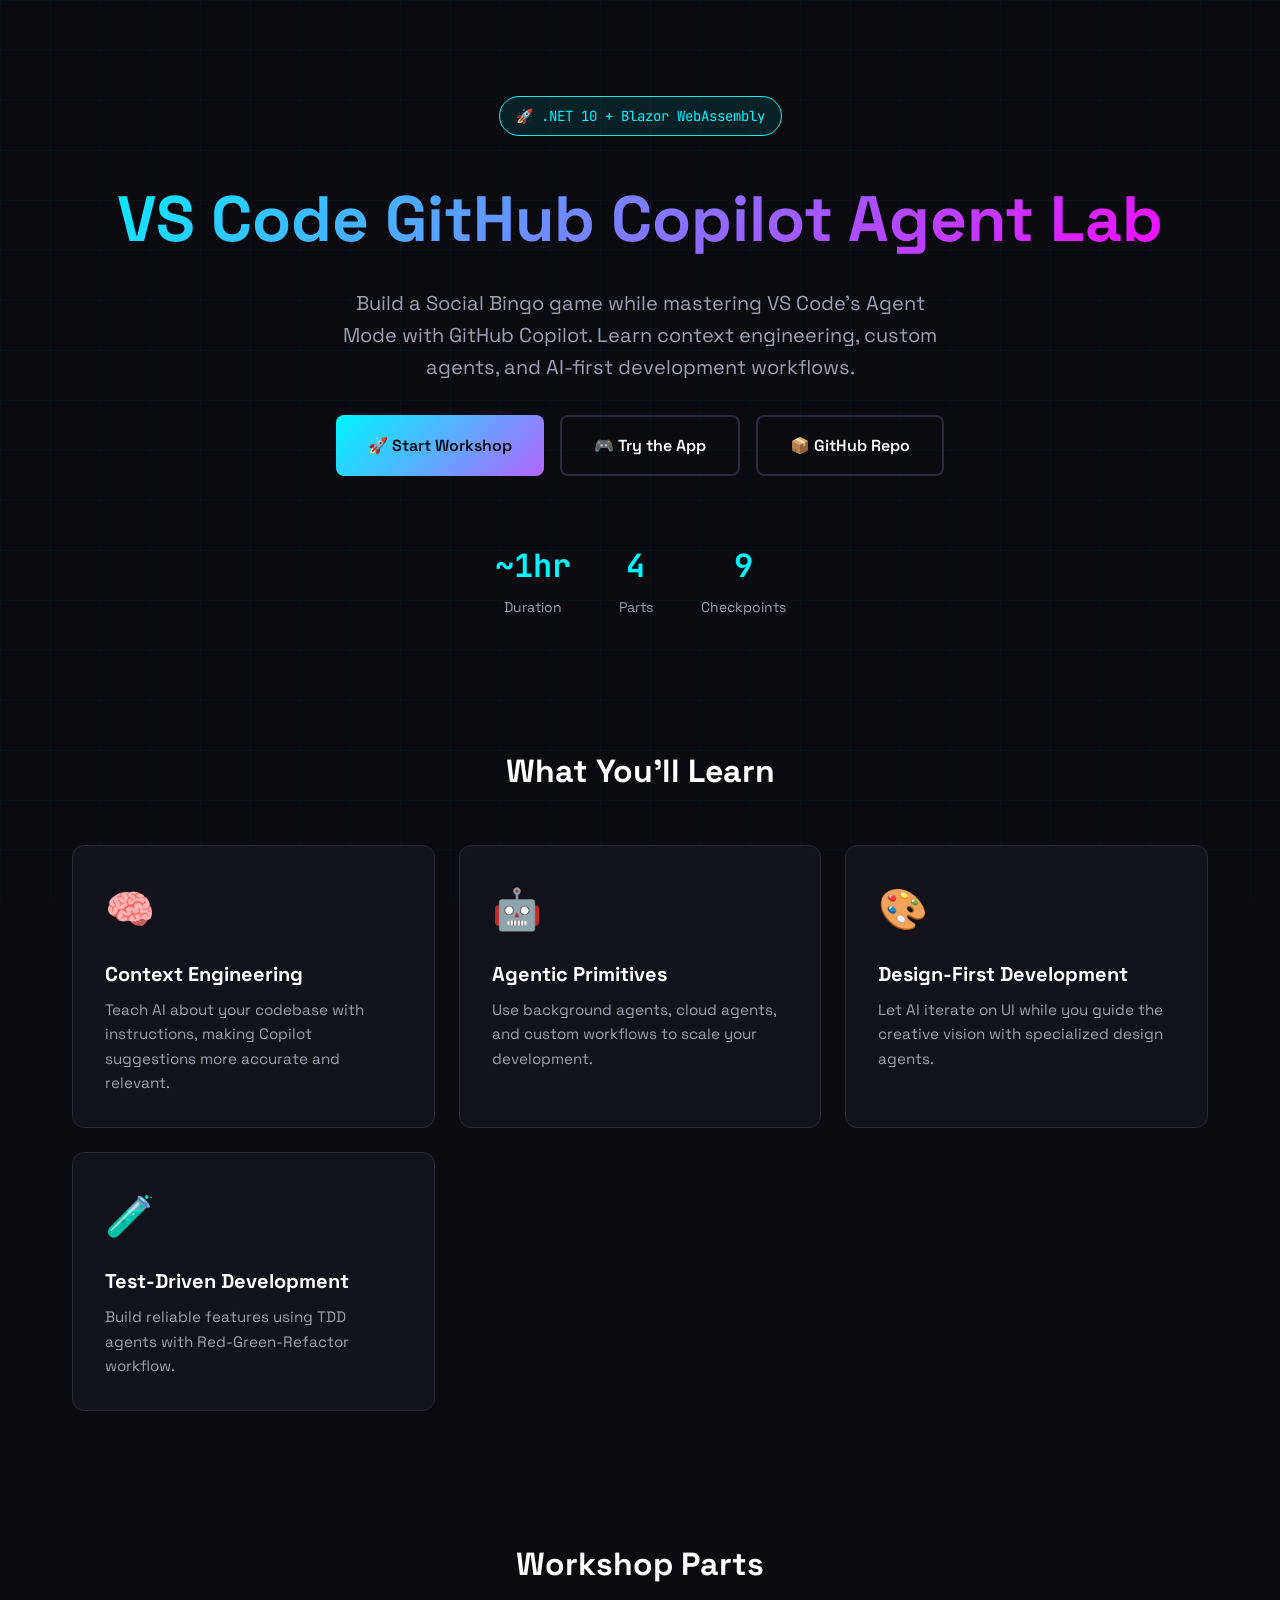
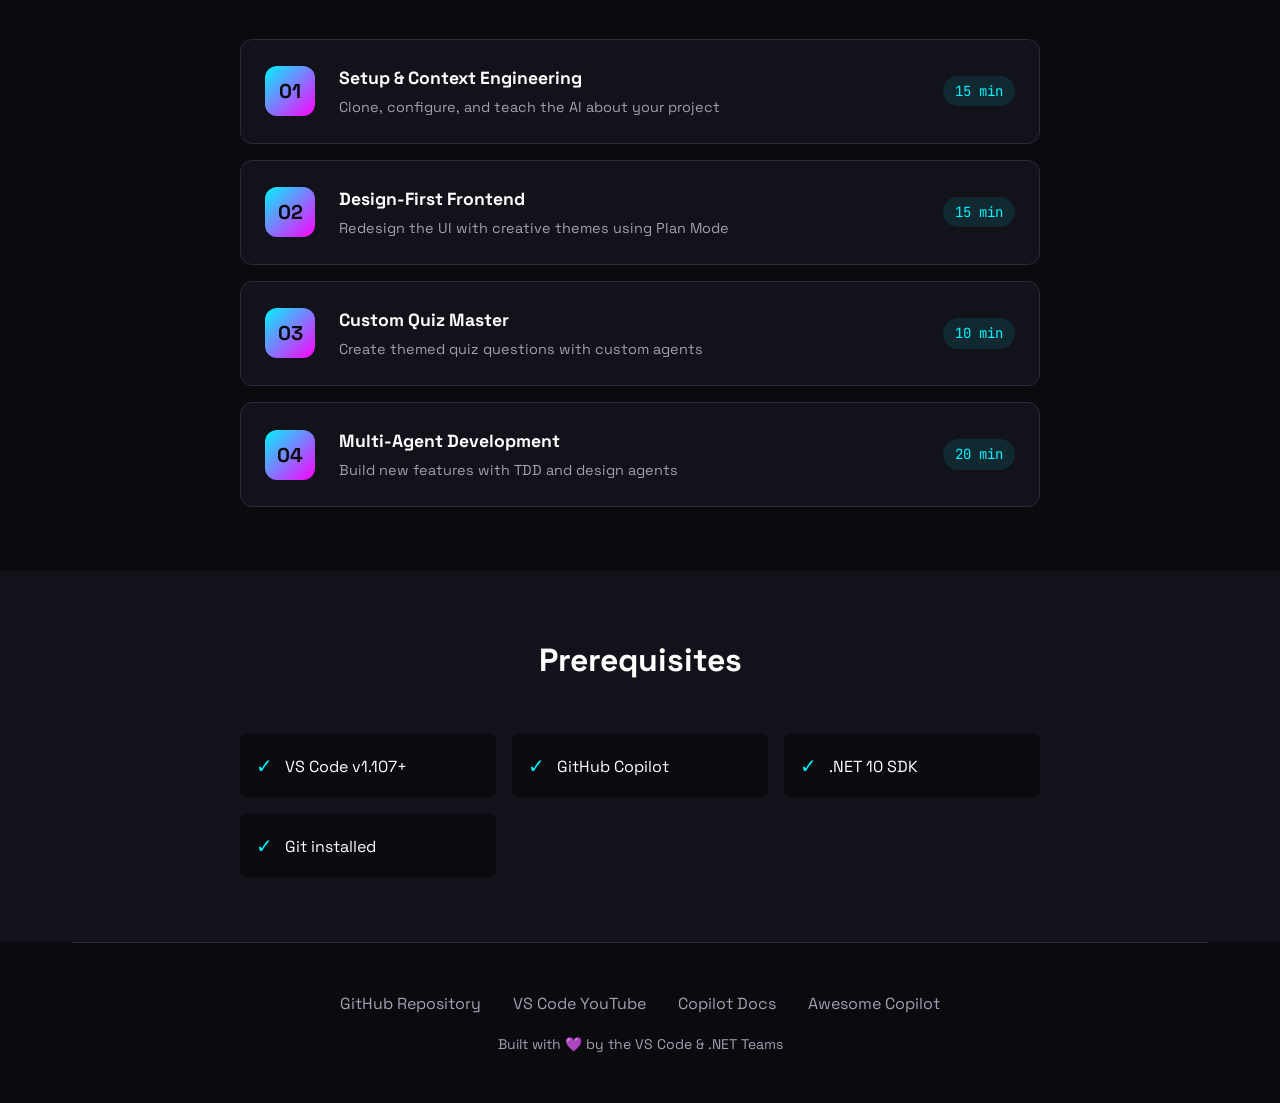
<file: docs/index.html>
<!DOCTYPE html>
<html lang="en">
<head>
    <meta charset="UTF-8">
    <meta name="viewport" content="width=device-width, initial-scale=1.0">
    <title>VS Code GitHub Copilot Agent Lab | .NET Edition</title>
    <link rel="preconnect" href="https://fonts.googleapis.com">
    <link rel="preconnect" href="https://fonts.gstatic.com" crossorigin>
    <link href="https://fonts.googleapis.com/css2?family=JetBrains+Mono:wght@400;700&family=Space+Grotesk:wght@400;500;700&display=swap" rel="stylesheet">
    <style>
        :root {
            --bg-dark: #0a0a0f;
            --bg-card: #12121a;
            --neon-cyan: #00f5ff;
            --neon-magenta: #ff00ff;
            --neon-purple: #b366ff;
            --text-primary: #ffffff;
            --text-secondary: #a0a0b0;
            --border-color: #2a2a3a;
        }

        * {
            margin: 0;
            padding: 0;
            box-sizing: border-box;
        }

        body {
            font-family: 'Space Grotesk', sans-serif;
            background: var(--bg-dark);
            color: var(--text-primary);
            line-height: 1.6;
            min-height: 100vh;
        }

        /* Animated grid background */
        body::before {
            content: '';
            position: fixed;
            top: 0;
            left: 0;
            width: 100%;
            height: 100%;
            background: 
                linear-gradient(90deg, rgba(0,245,255,0.03) 1px, transparent 1px),
                linear-gradient(rgba(0,245,255,0.03) 1px, transparent 1px);
            background-size: 50px 50px;
            pointer-events: none;
            z-index: -1;
        }

        .container {
            max-width: 1200px;
            margin: 0 auto;
            padding: 0 2rem;
        }

        /* Hero Section */
        .hero {
            padding: 6rem 0 4rem;
            text-align: center;
            position: relative;
        }

        .hero-badge {
            display: inline-block;
            padding: 0.5rem 1rem;
            background: rgba(0,245,255,0.1);
            border: 1px solid var(--neon-cyan);
            border-radius: 50px;
            font-size: 0.875rem;
            color: var(--neon-cyan);
            margin-bottom: 2rem;
            font-family: 'JetBrains Mono', monospace;
        }

        .hero h1 {
            font-size: clamp(2.5rem, 6vw, 4rem);
            font-weight: 700;
            margin-bottom: 1rem;
            background: linear-gradient(135deg, var(--neon-cyan), var(--neon-magenta));
            -webkit-background-clip: text;
            -webkit-text-fill-color: transparent;
            background-clip: text;
        }

        .hero-subtitle {
            font-size: 1.25rem;
            color: var(--text-secondary);
            max-width: 600px;
            margin: 0 auto 2rem;
        }

        .hero-cta {
            display: flex;
            gap: 1rem;
            justify-content: center;
            flex-wrap: wrap;
        }

        .btn {
            display: inline-flex;
            align-items: center;
            gap: 0.5rem;
            padding: 1rem 2rem;
            border-radius: 8px;
            font-weight: 600;
            text-decoration: none;
            transition: all 0.3s ease;
            font-size: 1rem;
        }

        .btn-primary {
            background: linear-gradient(135deg, var(--neon-cyan), var(--neon-purple));
            color: var(--bg-dark);
        }

        .btn-primary:hover {
            transform: translateY(-2px);
            box-shadow: 0 10px 40px rgba(0,245,255,0.3);
        }

        .btn-secondary {
            background: transparent;
            border: 2px solid var(--border-color);
            color: var(--text-primary);
        }

        .btn-secondary:hover {
            border-color: var(--neon-cyan);
            color: var(--neon-cyan);
        }

        /* Stats */
        .stats {
            display: flex;
            justify-content: center;
            gap: 3rem;
            margin-top: 4rem;
            flex-wrap: wrap;
        }

        .stat {
            text-align: center;
        }

        .stat-value {
            font-size: 2rem;
            font-weight: 700;
            color: var(--neon-cyan);
            font-family: 'JetBrains Mono', monospace;
        }

        .stat-label {
            font-size: 0.875rem;
            color: var(--text-secondary);
            margin-top: 0.25rem;
        }

        /* Features Section */
        .features {
            padding: 4rem 0;
        }

        .section-title {
            font-size: 2rem;
            text-align: center;
            margin-bottom: 3rem;
        }

        .features-grid {
            display: grid;
            grid-template-columns: repeat(auto-fit, minmax(280px, 1fr));
            gap: 1.5rem;
        }

        .feature-card {
            background: var(--bg-card);
            border: 1px solid var(--border-color);
            border-radius: 12px;
            padding: 2rem;
            transition: all 0.3s ease;
        }

        .feature-card:hover {
            border-color: var(--neon-cyan);
            transform: translateY(-4px);
        }

        .feature-icon {
            font-size: 2.5rem;
            margin-bottom: 1rem;
        }

        .feature-card h3 {
            font-size: 1.25rem;
            margin-bottom: 0.5rem;
        }

        .feature-card p {
            color: var(--text-secondary);
            font-size: 0.95rem;
        }

        /* Workshop Parts */
        .workshop {
            padding: 4rem 0;
        }

        .parts-list {
            display: flex;
            flex-direction: column;
            gap: 1rem;
            max-width: 800px;
            margin: 0 auto;
        }

        .part-card {
            display: flex;
            align-items: center;
            gap: 1.5rem;
            background: var(--bg-card);
            border: 1px solid var(--border-color);
            border-radius: 12px;
            padding: 1.5rem;
            text-decoration: none;
            color: inherit;
            transition: all 0.3s ease;
        }

        .part-card:hover {
            border-color: var(--neon-magenta);
            background: rgba(255,0,255,0.05);
        }

        .part-number {
            width: 50px;
            height: 50px;
            display: flex;
            align-items: center;
            justify-content: center;
            background: linear-gradient(135deg, var(--neon-cyan), var(--neon-magenta));
            border-radius: 12px;
            font-weight: 700;
            font-size: 1.25rem;
            color: var(--bg-dark);
            flex-shrink: 0;
        }

        .part-content {
            flex: 1;
        }

        .part-content h3 {
            font-size: 1.1rem;
            margin-bottom: 0.25rem;
        }

        .part-content p {
            color: var(--text-secondary);
            font-size: 0.9rem;
        }

        .part-time {
            font-family: 'JetBrains Mono', monospace;
            font-size: 0.875rem;
            color: var(--neon-cyan);
            padding: 0.25rem 0.75rem;
            background: rgba(0,245,255,0.1);
            border-radius: 50px;
        }

        /* Prerequisites */
        .prereqs {
            padding: 4rem 0;
            background: var(--bg-card);
        }

        .prereqs-grid {
            display: grid;
            grid-template-columns: repeat(auto-fit, minmax(200px, 1fr));
            gap: 1rem;
            max-width: 800px;
            margin: 0 auto;
        }

        .prereq-item {
            display: flex;
            align-items: center;
            gap: 0.75rem;
            padding: 1rem;
            background: var(--bg-dark);
            border-radius: 8px;
        }

        .prereq-check {
            color: var(--neon-cyan);
            font-size: 1.25rem;
        }

        /* Footer */
        footer {
            padding: 3rem 0;
            text-align: center;
            border-top: 1px solid var(--border-color);
        }

        .footer-links {
            display: flex;
            justify-content: center;
            gap: 2rem;
            margin-bottom: 1rem;
            flex-wrap: wrap;
        }

        .footer-links a {
            color: var(--text-secondary);
            text-decoration: none;
            transition: color 0.3s ease;
        }

        .footer-links a:hover {
            color: var(--neon-cyan);
        }

        .footer-credit {
            color: var(--text-secondary);
            font-size: 0.875rem;
        }

        /* Responsive */
        @media (max-width: 768px) {
            .hero {
                padding: 4rem 0 3rem;
            }

            .stats {
                gap: 2rem;
            }

            .part-card {
                flex-direction: column;
                text-align: center;
            }

            .part-time {
                margin-top: 0.5rem;
            }
        }
    </style>
</head>
<body>
    <div class="container">
        <!-- Hero -->
        <section class="hero">
            <span class="hero-badge">🚀 .NET 10 + Blazor WebAssembly</span>
            <h1>VS Code GitHub Copilot Agent Lab</h1>
            <p class="hero-subtitle">
                Build a Social Bingo game while mastering VS Code's Agent Mode with GitHub Copilot. 
                Learn context engineering, custom agents, and AI-first development workflows.
            </p>
            <div class="hero-cta">
                <a href="step.html?step=00-overview" class="btn btn-primary">
                    🚀 Start Workshop
                </a>
                <a href="https://dotnet-presentations.github.io/vscode-github-copilot-agent-lab/app" class="btn btn-secondary">
                    🎮 Try the App
                </a>
                <a href="https://github.com/dotnet-presentations/vscode-github-copilot-agent-lab" class="btn btn-secondary">
                    📦 GitHub Repo
                </a>
            </div>
            <div class="stats">
                <div class="stat">
                    <div class="stat-value">~1hr</div>
                    <div class="stat-label">Duration</div>
                </div>
                <div class="stat">
                    <div class="stat-value">4</div>
                    <div class="stat-label">Parts</div>
                </div>
                <div class="stat">
                    <div class="stat-value">9</div>
                    <div class="stat-label">Checkpoints</div>
                </div>
            </div>
        </section>

        <!-- Features -->
        <section class="features">
            <h2 class="section-title">What You'll Learn</h2>
            <div class="features-grid">
                <div class="feature-card">
                    <div class="feature-icon">🧠</div>
                    <h3>Context Engineering</h3>
                    <p>Teach AI about your codebase with instructions, making Copilot suggestions more accurate and relevant.</p>
                </div>
                <div class="feature-card">
                    <div class="feature-icon">🤖</div>
                    <h3>Agentic Primitives</h3>
                    <p>Use background agents, cloud agents, and custom workflows to scale your development.</p>
                </div>
                <div class="feature-card">
                    <div class="feature-icon">🎨</div>
                    <h3>Design-First Development</h3>
                    <p>Let AI iterate on UI while you guide the creative vision with specialized design agents.</p>
                </div>
                <div class="feature-card">
                    <div class="feature-icon">🧪</div>
                    <h3>Test-Driven Development</h3>
                    <p>Build reliable features using TDD agents with Red-Green-Refactor workflow.</p>
                </div>
            </div>
        </section>

        <!-- Workshop Parts -->
        <section class="workshop">
            <h2 class="section-title">Workshop Parts</h2>
            <div class="parts-list">
                <a href="step.html?step=01-setup" class="part-card">
                    <div class="part-number">01</div>
                    <div class="part-content">
                        <h3>Setup & Context Engineering</h3>
                        <p>Clone, configure, and teach the AI about your project</p>
                    </div>
                    <span class="part-time">15 min</span>
                </a>
                <a href="step.html?step=02-design" class="part-card">
                    <div class="part-number">02</div>
                    <div class="part-content">
                        <h3>Design-First Frontend</h3>
                        <p>Redesign the UI with creative themes using Plan Mode</p>
                    </div>
                    <span class="part-time">15 min</span>
                </a>
                <a href="step.html?step=03-quiz-master" class="part-card">
                    <div class="part-number">03</div>
                    <div class="part-content">
                        <h3>Custom Quiz Master</h3>
                        <p>Create themed quiz questions with custom agents</p>
                    </div>
                    <span class="part-time">10 min</span>
                </a>
                <a href="step.html?step=04-multi-agent" class="part-card">
                    <div class="part-number">04</div>
                    <div class="part-content">
                        <h3>Multi-Agent Development</h3>
                        <p>Build new features with TDD and design agents</p>
                    </div>
                    <span class="part-time">20 min</span>
                </a>
            </div>
        </section>
    </div>

    <!-- Prerequisites -->
    <section class="prereqs">
        <div class="container">
            <h2 class="section-title">Prerequisites</h2>
            <div class="prereqs-grid">
                <div class="prereq-item">
                    <span class="prereq-check">✓</span>
                    <span>VS Code v1.107+</span>
                </div>
                <div class="prereq-item">
                    <span class="prereq-check">✓</span>
                    <span>GitHub Copilot</span>
                </div>
                <div class="prereq-item">
                    <span class="prereq-check">✓</span>
                    <span>.NET 10 SDK</span>
                </div>
                <div class="prereq-item">
                    <span class="prereq-check">✓</span>
                    <span>Git installed</span>
                </div>
            </div>
        </div>
    </section>

    <div class="container">
        <!-- Footer -->
        <footer>
            <div class="footer-links">
                <a href="https://github.com/dotnet-presentations/vscode-github-copilot-agent-lab">GitHub Repository</a>
                <a href="https://www.youtube.com/code">VS Code YouTube</a>
                <a href="https://code.visualstudio.com/docs/copilot/overview">Copilot Docs</a>
                <a href="https://github.com/github/awesome-copilot">Awesome Copilot</a>
            </div>
            <p class="footer-credit">
                Built with 💜 by the VS Code & .NET Teams
            </p>
        </footer>
    </div>
</body>
</html>
</file>
